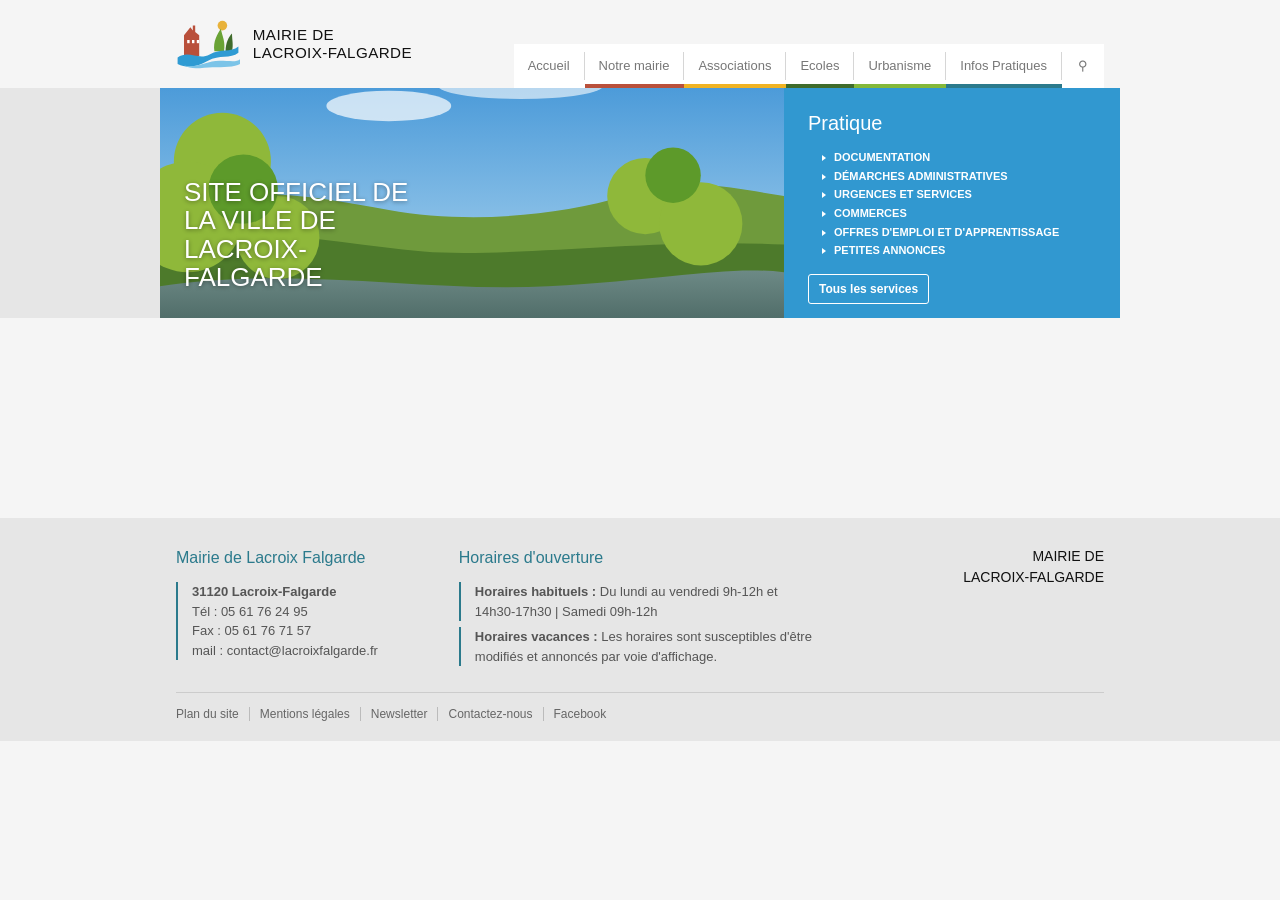
<file: index.html>
<!doctype html>
<html lang="fr">
<head>
<meta charset="utf-8"><meta name="viewport" content="width=device-width,initial-scale=1">
<title>Mairie de Lacroix-Falgarde</title>
<link rel="stylesheet" href="css/style.css">
</head>
<body data-active="" data-hero="home">
<div id="site-header"></div>
<main></main>
<div id="site-footer"></div>
<script src="js/layout.js"></script>
</body>
</html>
</file>
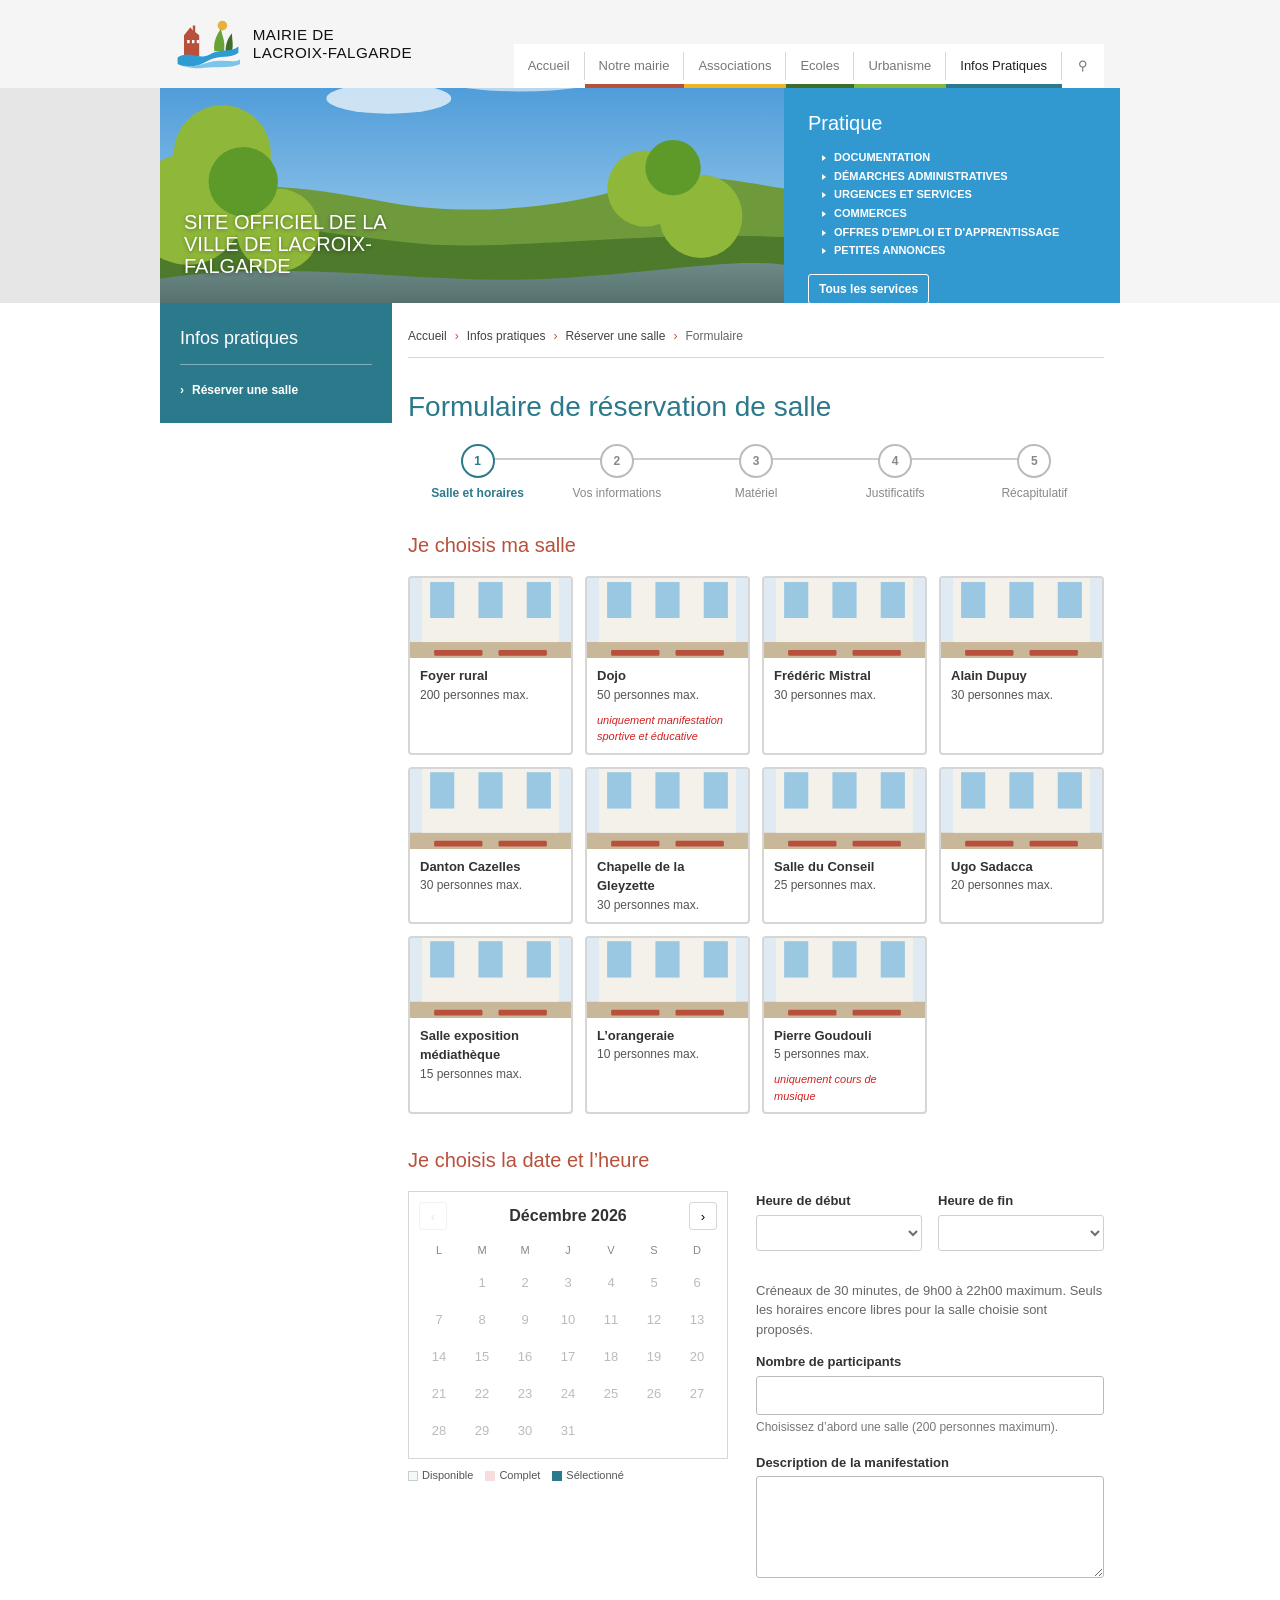
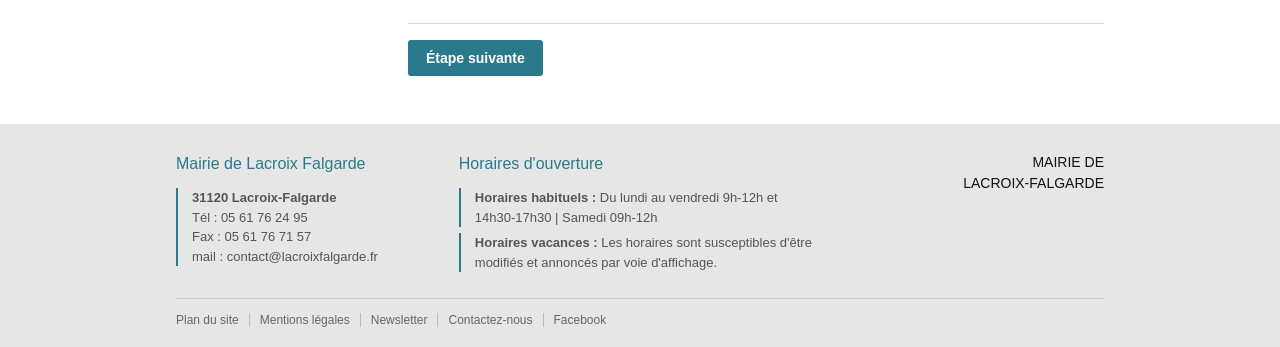
<file: formulaire-reservation.html>
<!doctype html>
<html lang="fr">
<head>
<meta charset="utf-8"><meta name="viewport" content="width=device-width,initial-scale=1">
<title>Formulaire de réservation de salle – Mairie de Lacroix-Falgarde</title>
<link rel="stylesheet" href="css/style.css">
</head>
<body data-active="reserver" data-hero="small">
<div id="site-header"></div>
<div class="page"><div class="wrap">
  <aside class="sidebar"><h3>Infos pratiques</h3><a href="reserver-une-salle.html">Réserver une salle</a></aside>
  <main class="content">
    <div class="crumbs"><a href="index.html">Accueil</a><span>›</span><a href="#">Infos pratiques</a><span>›</span><a href="reserver-une-salle.html">Réserver une salle</a><span>›</span>Formulaire</div>
    <h1>Formulaire de réservation de salle</h1>
    <ol class="stepper" id="stepper" aria-label="Étapes du formulaire">
      <li>Salle et horaires</li><li>Vos informations</li><li>Matériel</li><li>Justificatifs</li><li>Récapitulatif</li>
    </ol>

    <form id="form" novalidate>
      <!-- 1 -->
      <section class="step" data-step="1">
        <h2>Je choisis ma salle</h2>
        <div class="rooms" id="rooms"></div>
        <div class="field invalid"><div class="err" id="err-room"></div></div>

        <h2 style="margin-top:28px">Je choisis la date et l’heure</h2>
        <div class="dt">
          <div>
            <div class="cal" id="cal" aria-live="polite"></div>
            <div class="legend"><span><i style="background:#f3f8fb;border:1px solid #ccc"></i>Disponible</span><span><i style="background:#f6dede"></i>Complet</span><span><i style="background:var(--teal)"></i>Sélectionné</span></div>
            <div class="field invalid"><div class="err" id="err-date"></div></div>
          </div>
          <div>
            <div class="row2">
              <div class="field"><label for="start">Heure de début</label><select id="start" disabled></select><div class="err" id="err-start"></div></div>
              <div class="field"><label for="end">Heure de fin</label><select id="end" disabled></select><div class="err" id="err-end"></div></div>
            </div>
            <p class="note">Créneaux de 30 minutes, de 9h00 à 22h00 maximum. Seuls les horaires encore libres pour la salle choisie sont proposés.</p>
            <div class="field"><label for="people">Nombre de participants</label>
              <input id="people" type="number" min="1" step="1" inputmode="numeric">
              <div class="hint" id="people-hint">Choisissez d’abord une salle (200 personnes maximum).</div><div class="err" id="err-people"></div></div>
            <div class="field"><label for="desc">Description de la manifestation</label>
              <textarea id="desc" rows="4"></textarea><div class="err" id="err-desc"></div></div>
          </div>
        </div>
      </section>

      <!-- 2 -->
      <section class="step" data-step="2">
        <h2>Ma situation</h2>
        <div class="field"><label for="situation">Je réserve en tant que</label>
          <select id="situation"><option value="">— Choisir —</option></select><div class="err" id="err-situation"></div></div>
        <div class="check" id="local-wrap" hidden><input type="checkbox" id="local"><label for="local" id="local-label"></label></div>

        <h2 style="margin-top:28px">Mes informations</h2>
        <div id="entity-block">
          <div class="field"><label for="entity" id="entity-label">Nom de l’entité</label><input id="entity" autocomplete="organization"><div class="err" id="err-entity"></div></div>
        </div>
        <div class="field"><label for="address">Adresse</label><textarea id="address" rows="2" autocomplete="street-address"></textarea><div class="err" id="err-address"></div></div>
        <div class="field" id="siret-block"><label for="siret">N° SIRET / N° RNA <span id="siret-opt" class="note">(le cas échéant)</span></label>
          <input id="siret" inputmode="text" placeholder="14 chiffres (SIRET) ou W + 9 chiffres (RNA)"><div class="err" id="err-siret"></div></div>
        <div class="row2">
          <div class="field"><label for="lastname">Nom</label><input id="lastname" autocomplete="family-name"><div class="err" id="err-lastname"></div></div>
          <div class="field"><label for="firstname">Prénom</label><input id="firstname" autocomplete="given-name"><div class="err" id="err-firstname"></div></div>
          <div class="field"><label for="email">Courriel</label><input id="email" type="email" autocomplete="email"><div class="err" id="err-email"></div></div>
          <div class="field"><label for="phone">Téléphone</label><input id="phone" type="tel" autocomplete="tel"><div class="err" id="err-phone"></div></div>
        </div>
      </section>

      <!-- 3 -->
      <section class="step" data-step="3">
        <h2>Matériel souhaité <span class="note">(optionnel)</span></h2>
        <div id="mat-msg"></div>
        <div id="materials"></div>
        <div class="err" id="err-materials" style="color:#c0392b;font-size:12px"></div>
      </section>

      <!-- 4 -->
      <section class="step" data-step="4">
        <h2>Justificatifs à fournir</h2>
        <div id="docs-msg"></div>
        <ul class="docs" id="docs"></ul>
      </section>

      <!-- 5 -->
      <section class="step" data-step="5">
        <h2>Récapitulatif et validation</h2>
        <div id="recap"></div>
        <div class="alert">Les éventuels frais de location et cautions devront être fournis lors de la signature de la convention.</div>
        <div class="check"><input type="checkbox" id="confirm"><label for="confirm">Je certifie l’exactitude des informations transmises.</label></div>
        <div class="err" id="err-confirm" style="color:#c0392b;font-size:12px"></div>
      </section>

      <div class="nav-btns">
        <button type="button" class="btn secondary" id="prev">Étape précédente</button>
        <button type="button" class="btn" id="next">Étape suivante</button>
      </div>
    </form>
    <div id="done" hidden></div>
  </main>
</div></div>
<div id="site-footer"></div>
<script src="js/layout.js"></script>
<script src="js/data.js"></script>
<script src="js/form.js"></script>
</body>
</html>
</file>
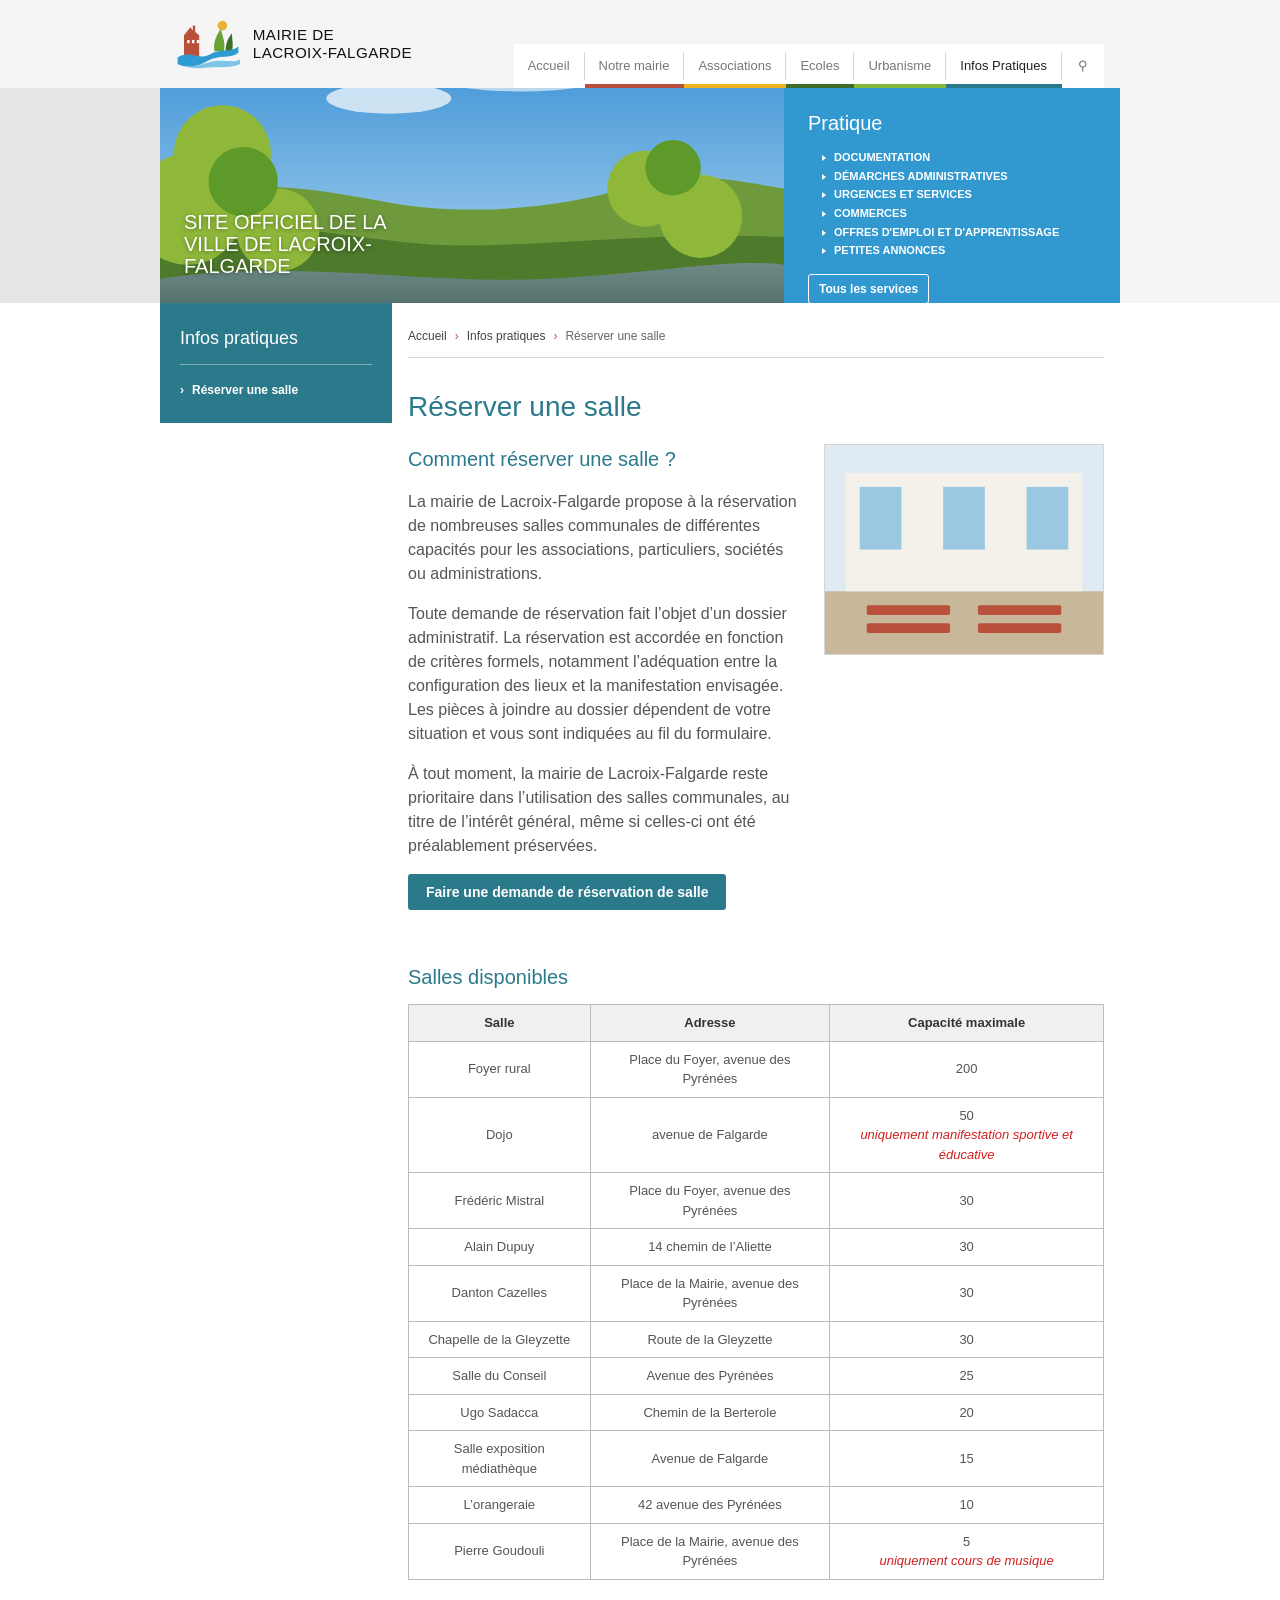
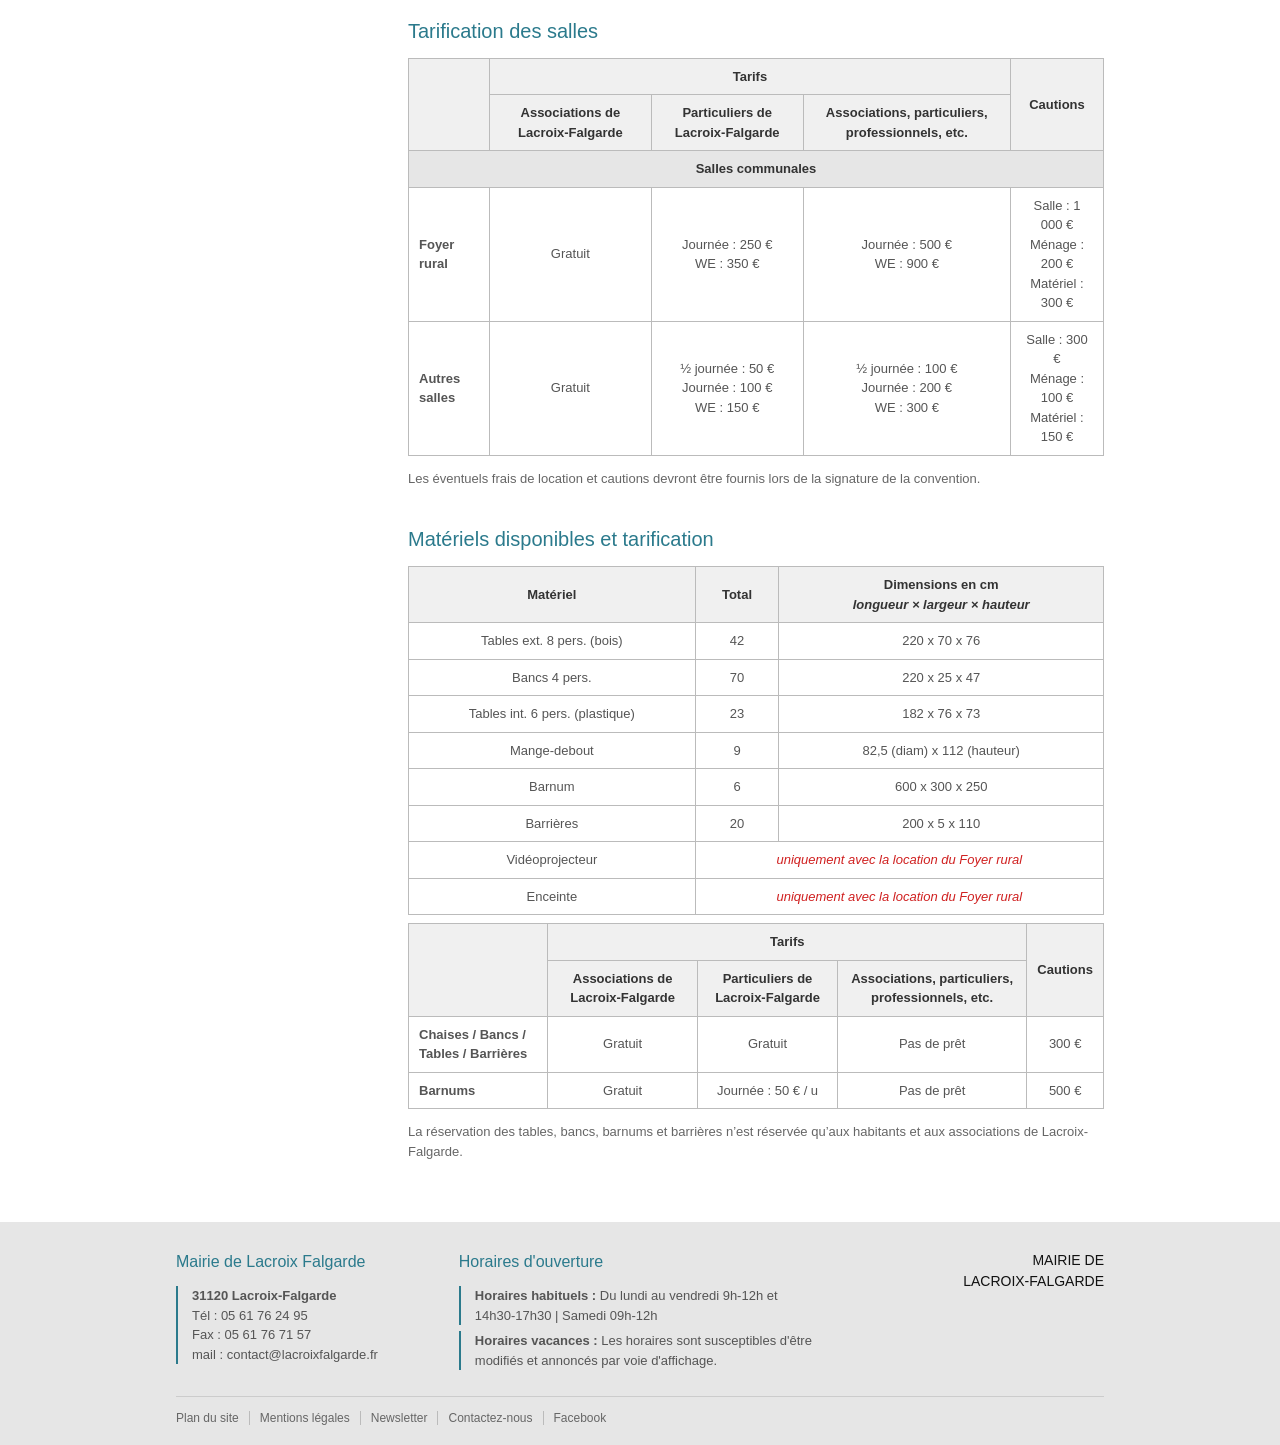
<file: reserver-une-salle.html>
<!doctype html>
<html lang="fr">
<head>
<meta charset="utf-8"><meta name="viewport" content="width=device-width,initial-scale=1">
<title>Réserver une salle – Mairie de Lacroix-Falgarde</title>
<link rel="stylesheet" href="css/style.css">
</head>
<body data-active="reserver" data-hero="small">
<div id="site-header"></div>
<div class="page"><div class="wrap">
  <aside class="sidebar"><h3>Infos pratiques</h3><a href="reserver-une-salle.html">Réserver une salle</a></aside>
  <main class="content">
    <div class="crumbs"><a href="index.html">Accueil</a><span>›</span><a href="#">Infos pratiques</a><span>›</span>Réserver une salle</div>
    <h1>Réserver une salle</h1>

    <section class="lead">
      <div>
        <h2 class="section" style="margin-top:0">Comment réserver une salle ?</h2>
        <p>La mairie de Lacroix-Falgarde propose à la réservation de nombreuses salles communales de différentes capacités pour les associations, particuliers, sociétés ou administrations.</p>
        <p>Toute demande de réservation fait l’objet d’un dossier administratif. La réservation est accordée en fonction de critères formels, notamment l’adéquation entre la configuration des lieux et la manifestation envisagée. Les pièces à joindre au dossier dépendent de votre situation et vous sont indiquées au fil du formulaire.</p>
        <p>À tout moment, la mairie de Lacroix-Falgarde reste prioritaire dans l’utilisation des salles communales, au titre de l’intérêt général, même si celles-ci ont été préalablement préservées.</p>
        <p><a class="btn" href="formulaire-reservation.html">Faire une demande de réservation de salle</a></p>
      </div>
      <img src="assets/salle.svg" alt="Illustration d’une salle communale">
    </section>

    <h2 class="section">Salles disponibles</h2>
    <table class="data" id="rooms-table">
      <thead><tr><th>Salle</th><th>Adresse</th><th>Capacité maximale</th></tr></thead><tbody></tbody>
    </table>

    <h2 class="section">Tarification des salles</h2>
    <table class="data">
      <thead>
        <tr><th rowspan="2"></th><th colspan="3">Tarifs</th><th rowspan="2">Cautions</th></tr>
        <tr><th>Associations de Lacroix-Falgarde</th><th>Particuliers de Lacroix-Falgarde</th><th>Associations, particuliers, professionnels, etc.</th></tr>
      </thead>
      <tbody>
        <tr class="band"><td colspan="5">Salles communales</td></tr>
        <tr><td class="l"><b>Foyer rural</b></td><td>Gratuit</td><td>Journée : 250 €<br>WE : 350 €</td><td>Journée : 500 €<br>WE : 900 €</td><td>Salle : 1 000 €<br>Ménage : 200 €<br>Matériel : 300 €</td></tr>
        <tr><td class="l"><b>Autres salles</b></td><td>Gratuit</td><td>½ journée : 50 €<br>Journée : 100 €<br>WE : 150 €</td><td>½ journée : 100 €<br>Journée : 200 €<br>WE : 300 €</td><td>Salle : 300 €<br>Ménage : 100 €<br>Matériel : 150 €</td></tr>
      </tbody>
    </table>
    <p class="note">Les éventuels frais de location et cautions devront être fournis lors de la signature de la convention.</p>

    <h2 class="section">Matériels disponibles et tarification</h2>
    <table class="data" id="mat-table">
      <thead><tr><th>Matériel</th><th>Total</th><th>Dimensions en cm<br><i>longueur × largeur × hauteur</i></th></tr></thead><tbody></tbody>
    </table>
    <table class="data">
      <thead>
        <tr><th rowspan="2"></th><th colspan="3">Tarifs</th><th rowspan="2">Cautions</th></tr>
        <tr><th>Associations de Lacroix-Falgarde</th><th>Particuliers de Lacroix-Falgarde</th><th>Associations, particuliers, professionnels, etc.</th></tr>
      </thead>
      <tbody>
        <tr><td class="l"><b>Chaises / Bancs / Tables / Barrières</b></td><td>Gratuit</td><td>Gratuit</td><td>Pas de prêt</td><td>300 €</td></tr>
        <tr><td class="l"><b>Barnums</b></td><td>Gratuit</td><td>Journée : 50 € / u</td><td>Pas de prêt</td><td>500 €</td></tr>
      </tbody>
    </table>
    <p class="note">La réservation des tables, bancs, barnums et barrières n’est réservée qu’aux habitants et aux associations de Lacroix-Falgarde.</p>
  </main>
</div></div>
<div id="site-footer"></div>
<script src="js/layout.js"></script>
<script src="js/data.js"></script>
<script>
document.querySelector('#rooms-table tbody').innerHTML = ROOMS.map(r =>
  `<tr><td>${r.name}</td><td>${r.address}</td><td>${r.capacity}${r.note ? `<br><span class="warn">${r.note}</span>` : ''}</td></tr>`).join('');
document.querySelector('#mat-table tbody').innerHTML = MATERIALS.map(m => m.foyerOnly
  ? `<tr><td>${m.name}</td><td colspan="2"><span class="warn">uniquement avec la location du Foyer rural</span></td></tr>`
  : `<tr><td>${m.name}</td><td>${m.total}</td><td>${m.dims}</td></tr>`).join('');
</script>
</body>
</html>
</file>
<file: css/style.css>
:root{
  --blue:#3198d0; --blue-dark:#1f7db3; --red:#b9503b; --yellow:#f0b323; --green-dark:#3f6b2b; --green:#84b83a;
  --teal:#2b7a8c; --text:#555; --bg:#f5f5f5; --grey:#e6e6e6; --line:#d6d6d6;
}
*{box-sizing:border-box}
[hidden]{display:none!important}
body{margin:0;font-family:"Helvetica Neue",Helvetica,Arial,sans-serif;font-weight:300;color:var(--text);background:var(--bg);line-height:1.5}
a{color:var(--blue)}
.wrap{max-width:960px;margin:0 auto;padding:0 16px}

/* Header */
.site-header{background:var(--bg)}
.site-header .wrap{display:flex;justify-content:space-between;align-items:flex-end;height:88px}
.logo{display:block;align-self:center}.logo img{height:56px;width:auto;display:block}
.nav{display:flex;list-style:none;margin:0;padding:0;background:#fff;height:44px}
.nav>li{position:relative;border-bottom:3px solid transparent}
.nav>li>a{display:flex;align-items:center;height:100%;padding:0 14px;color:#777;text-decoration:none;font-size:13px;border-right:1px solid var(--line);margin:8px 0;height:28px;line-height:28px}
.nav>li:last-child>a{border:0}
.nav>li{border-bottom-color:var(--c,transparent);border-bottom-width:4px}
.nav>li>a:hover,.nav>li.active>a{color:#222}
.nav .search{padding:0 16px}
.nav .sub{display:none;position:absolute;top:100%;left:0;min-width:200px;background:#fff;list-style:none;margin:0;padding:6px 0;box-shadow:0 6px 12px rgba(0,0,0,.15);z-index:20}
.nav li:hover>.sub,.nav li:focus-within>.sub{display:block}
.sub a{display:block;padding:8px 16px;font-size:13px;color:#555;text-decoration:none}
.sub a:hover,.sub a.current{background:var(--teal);color:#fff}

/* Hero */
.hero{background:linear-gradient(90deg,var(--grey) 50%,var(--bg) 50%)}
.hero-in{display:flex;height:230px;max-width:960px;margin:0 auto}
.hero-img{flex:2;background:url(../assets/hero.svg) center/cover;position:relative;display:flex;align-items:flex-end;padding:0 24px 26px}
.hero-img h2{margin:0;color:#fff;font-weight:300;font-size:26px;line-height:1.1;text-transform:uppercase;text-shadow:0 1px 4px rgba(0,0,0,.4);max-width:260px}
.hero-pratique{flex:1;background:var(--blue);color:#fff;padding:20px 24px}
.hero-pratique h3{margin:0 0 10px;font-weight:300;font-size:20px}
.hero-pratique ul{list-style:none;margin:0 0 14px;padding:0 0 0 14px}
.hero-pratique li{font-size:11px;font-weight:700;text-transform:uppercase;line-height:1.7}
.hero-pratique li:before{content:"";display:inline-block;border:3px solid transparent;border-left:4px solid #fff;margin-right:5px}
.hero-pratique a{color:#fff;text-decoration:none}
.btn-outline{display:inline-block;border:1px solid #fff;border-radius:3px;padding:5px 10px;font-size:12px;font-weight:700;color:#fff;text-decoration:none}
body[data-hero="small"] .hero-in{height:215px}
body[data-hero="small"] .hero-img h2{font-size:20px}
body[data-hero="home"] main{min-height:200px}

/* Content */
.page{background:#fff}
.page .wrap{display:grid;grid-template-columns:200px 1fr;gap:0 32px;padding-top:0}
.sidebar{background:var(--teal);color:#fff;padding:22px 20px;margin:0 -16px 0 -16px;align-self:start}
.sidebar h3{margin:0 0 12px;font-weight:300;font-size:18px;border-bottom:1px solid rgba(255,255,255,.4);padding-bottom:12px}
.sidebar a{color:#fff;font-size:12px;font-weight:700;text-decoration:none}
.sidebar a:before{content:"›";margin-right:8px}
.content{padding:24px 0 48px;min-width:0}
.crumbs{font-size:12px;color:#666;border-bottom:1px solid var(--line);padding-bottom:12px;margin-bottom:28px}
.crumbs a{color:#444;text-decoration:none}.crumbs span{color:var(--red);margin:0 8px}
h1{font-weight:400;color:var(--teal);font-size:28px;margin:0 0 16px}
h2.section{color:var(--teal);font-weight:400;font-size:20px;margin:36px 0 12px}
.lead{display:grid;grid-template-columns:1fr 280px;gap:24px;align-items:start}
.lead img{width:100%;border:1px solid var(--line);display:block}
.btn{display:inline-block;background:var(--teal);color:#fff;border:0;border-radius:3px;padding:10px 18px;font:700 14px "Helvetica Neue",Arial,sans-serif;text-decoration:none;cursor:pointer}
.btn:hover{background:#1f5e6d}
.btn.secondary{background:#fff;color:var(--teal);border:1px solid var(--teal)}
.btn:disabled{background:#bbb;cursor:not-allowed}
table.data{border-collapse:collapse;width:100%;font-size:13px;margin:8px 0}
table.data th,table.data td{border:1px solid #bbb;padding:8px 10px;text-align:center;vertical-align:middle}
table.data thead th{background:#f0f0f0;color:#333;font-weight:700}
table.data td.l{text-align:left}
table.data tr.band td{background:var(--grey);font-weight:700;color:#333}
.warn{color:#d02020;font-style:italic}
.note{font-size:13px;color:#666}

/* Footer */
.site-footer{background:var(--grey);margin-top:0;padding:28px 0 18px;font-size:13px}
.foot-cols{display:grid;grid-template-columns:1fr 1.4fr 1fr;gap:24px}
.site-footer h4{margin:0 0 12px;color:var(--teal);font-weight:300;font-size:16px}
.site-footer p{margin:0 0 6px;border-left:2px solid var(--teal);padding-left:14px}
.site-footer .blason{text-align:right;font-family:Optima,"Gill Sans",sans-serif;color:#111;font-size:14px}
.foot-links{border-top:1px solid #ccc;margin-top:20px;padding-top:12px;font-size:12px}
.foot-links a{color:#666;text-decoration:none;padding:0 10px;border-right:1px solid #bbb}
.foot-links a:first-child{padding-left:0}.foot-links a:last-child{border:0}

/* Stepper */
.stepper{display:flex;list-style:none;margin:0 0 28px;padding:0;counter-reset:s}
.stepper li{flex:1;text-align:center;font-size:12px;position:relative;color:#888}
.stepper li:before{counter-increment:s;content:counter(s);display:flex;width:30px;height:30px;margin:0 auto 6px;border-radius:50%;border:2px solid #bbb;background:#fff;align-items:center;justify-content:center;font-weight:700;position:relative;z-index:1}
.stepper li:after{content:"";position:absolute;top:14px;left:50%;width:100%;height:2px;background:#ccc}
.stepper li:last-child:after{display:none}
.stepper li.done:before{background:var(--teal);border-color:var(--teal);color:#fff}
.stepper li.done:after{background:var(--teal)}
.stepper li.current{color:var(--teal);font-weight:700}
.stepper li.current:before{border-color:var(--teal);color:var(--teal)}

/* Form */
.step{display:none}.step.on{display:block}
.step h2{font-weight:400;color:var(--red);font-size:20px;margin:0 0 16px}
.step h3{font-weight:700;font-size:15px;color:#333;margin:24px 0 10px}
.rooms{display:grid;grid-template-columns:repeat(auto-fill,minmax(150px,1fr));gap:12px}
.room{display:flex;flex-direction:column;justify-content:flex-start;border:2px solid var(--line);border-radius:4px;background:#fff;padding:0;cursor:pointer;text-align:left;font:inherit;color:inherit;overflow:hidden}
.room img{display:block;width:100%;height:80px;object-fit:cover;background:#dfeaf2}
.room b{display:block;padding:8px 10px 0;font-weight:700;color:#333;font-size:13px}
.room span{display:block;padding:0 10px 8px;font-size:12px}
.room em{display:block;padding:0 10px 8px;font-size:11px;color:#d02020}
.room:hover{border-color:var(--blue)}
.room[aria-pressed="true"]{border-color:var(--teal);box-shadow:0 0 0 2px var(--teal)}
.dt{display:grid;grid-template-columns:320px 1fr;gap:28px;align-items:start}
.cal{border:1px solid var(--line);padding:10px;background:#fff}
.cal-head{display:flex;justify-content:space-between;align-items:center;margin-bottom:8px;font-weight:700;color:#333;text-transform:capitalize}
.cal-head button{background:none;border:1px solid var(--line);border-radius:3px;width:28px;height:28px;cursor:pointer}
.cal-head button:disabled{opacity:.3;cursor:default}
.cal-grid{display:grid;grid-template-columns:repeat(7,1fr);gap:3px;text-align:center}
.cal-grid .dow{font-size:11px;color:#888;padding:4px 0}
.cal-grid button{border:1px solid transparent;background:#f3f8fb;height:34px;border-radius:3px;font:inherit;font-size:13px;cursor:pointer;color:#333}
.cal-grid button:hover:not(:disabled){border-color:var(--blue)}
.cal-grid button:disabled{background:none;color:#bbb;cursor:not-allowed}
.cal-grid button.full:disabled{background:#f6dede;color:#b55;text-decoration:line-through}
.cal-grid button[aria-pressed="true"]{background:var(--teal);color:#fff}
.legend{font-size:11px;margin-top:8px;display:flex;gap:12px;flex-wrap:wrap}
.legend i{display:inline-block;width:10px;height:10px;margin-right:4px;vertical-align:middle}
.field{display:flex;flex-direction:column;margin-bottom:14px}
.field label,.label{font-weight:700;font-size:13px;color:#333;margin-bottom:4px}
.field input,.field select,.field textarea{font:inherit;font-size:14px;padding:8px 10px;border:1px solid #bbb;border-radius:3px;background:#fff;color:#333}
.field input:focus,.field select:focus,.field textarea:focus,.room:focus-visible,.cal-grid button:focus-visible{outline:2px solid var(--blue);outline-offset:1px}
.field .hint{font-size:12px;color:#777;margin-top:3px}
.field .err{font-size:12px;color:#c0392b;margin-top:3px;min-height:0}
.field.invalid input,.field.invalid select,.field.invalid textarea{border-color:#c0392b}
.row2{display:grid;grid-template-columns:1fr 1fr;gap:0 16px}
.check{display:flex;gap:8px;align-items:center;font-size:14px;margin-bottom:14px}
.mat{display:grid;grid-template-columns:24px 1fr 100px;gap:8px 12px;align-items:center;padding:10px 0;border-bottom:1px solid #eee}
.mat.off{opacity:.5}
.mat small{display:block;color:#888}
.mat input[type=number]{width:90px;font:inherit;padding:6px;border:1px solid #bbb;border-radius:3px}
.docs{list-style:none;margin:0;padding:0}
.docs li{border:1px solid var(--line);background:#fff;padding:14px;margin-bottom:10px;border-radius:4px}
.docs .field{margin:8px 0 0}
.nav-btns{display:flex;justify-content:space-between;margin-top:28px;padding-top:16px;border-top:1px solid var(--line)}
.recap{background:#fff;border:1px solid var(--line);border-radius:4px;margin-bottom:14px}
.recap h3{margin:0;padding:10px 14px;background:#f0f0f0;display:flex;justify-content:space-between;align-items:center;font-size:14px}
.recap h3 button{background:none;border:0;color:var(--blue);cursor:pointer;font:inherit;font-size:12px;text-decoration:underline}
.recap dl{margin:0;padding:10px 14px;display:grid;grid-template-columns:200px 1fr;gap:6px 12px;font-size:14px}
.recap dt{color:#888}.recap dd{margin:0;color:#222}
.alert{padding:12px 14px;border-radius:4px;background:#eaf5fb;border:1px solid #b8dcef;font-size:13px;margin:12px 0}
.alert.err{background:#fbeaea;border-color:#e3b3b3;color:#8a2a2a}
.sr{position:absolute;left:-9999px}
@media(max-width:800px){
  .site-header .wrap{height:auto;flex-direction:column;align-items:stretch;padding-top:10px}
  .nav{flex-wrap:wrap;height:auto}
  .hero-in{flex-direction:column;height:auto}.hero-img{height:180px}
  .page .wrap{grid-template-columns:1fr}.sidebar{display:none}
  .lead,.dt,.row2,.foot-cols{grid-template-columns:1fr}
  .recap dl{grid-template-columns:1fr}
  .stepper li{font-size:0}.stepper li:before{font-size:13px}
  table.data{display:block;overflow-x:auto}
}
.nav>li:nth-last-child(2) .sub{left:auto;right:0}
</file>
